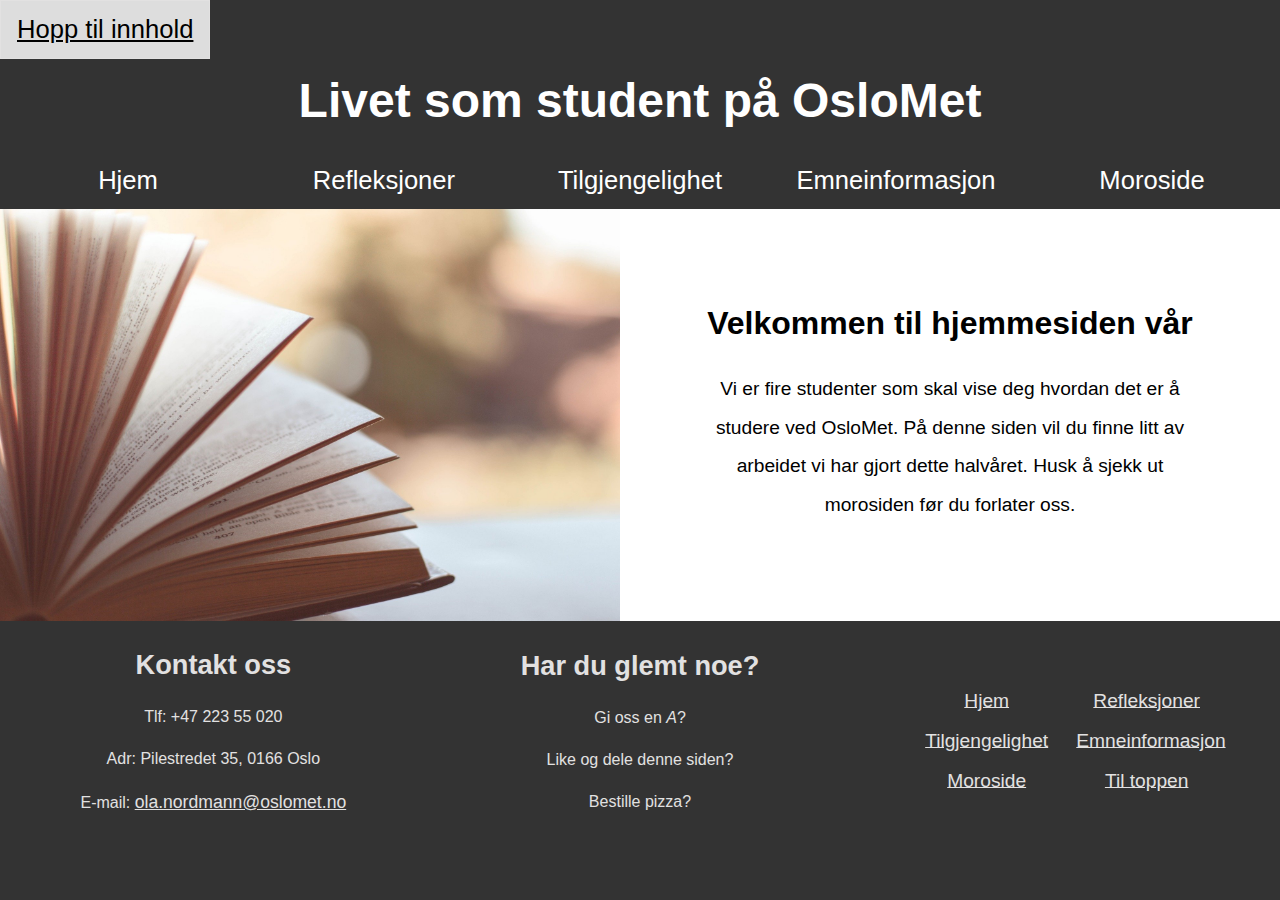
<file: index.html>
<!DOCTYPE html>
<html lang="no">
<head>
    <meta charset="UTF-8">
    <meta http-equiv="X-UA-Compatible" content="IE=edge">
    <meta name="viewport" content="width=device-width, initial-scale=1.0">
    <title>Index</title>
    <link rel="stylesheet" href="style.css">
    <link rel="stylesheet" href="https://cdnjs.cloudflare.com/ajax/libs/font-awesome/4.7.0/css/font-awesome.min.css">
    <script src="script.js"></script>
</head>
<body>
    <header id="top">
        <div class="headerContainer">
            <a class="skipToMain" href="#main">Hopp til innhold</a>
            <!-- Mobil nedtrykksmeny: https://www.w3schools.com/howto/howto_js_mobile_navbar.asp kode hentet som inspirasjon og endret og forstått iforhold til vår kode --> 
            <a title="åpne hovedmeny" href="javascript:void(0);" class="icon" onclick="myFunction()">
            <i class="fa fa-bars"></i></a>
            <h1>Livet som student på OsloMet</h1>
            <div id="myLinks">
                <a href="index.html">Hjem</a>
                <a href="refleksjoner.html">Refleksjoner</a>
                <a href="tilgjengelighet.html">Tilgjengelighet</a>
                <a href="emneinformasjon.html">Emneinformasjon</a>
                <a href="moroside.html">Moroside</a>
            </div>
        </div>
    </header>
    <main id="main">
        <div class="mainContainer">
            <div class="pictureBox">
                <img src="bilder/bok321.jpg" alt="Bilde av en åpen bok fra siden">
            </div>
            <div class="textBox">
                <h2>Velkommen til hjemmesiden vår</h2>   
                <p id="frontPageText"> Vi er fire studenter som skal vise deg hvordan det er å studere ved OsloMet. 
                    På denne siden vil du finne litt av arbeidet vi har gjort dette halvåret.
                    Husk å sjekk ut morosiden før du forlater oss. 
                </p>
            </div>
        </div>
    </main>
    <footer id="footer"> 
        <div class="footerContainer">
            <div class="footerBox1">
                <h3>Kontakt oss</h3>
                <ul>
                    <li>Tlf: +47 223 55 020</li>
                    <li>Adr: Pilestredet 35, 0166 Oslo</li>
                    <li>E-mail: <a href="mailto:ola.nordmann@oslomet.no">ola.nordmann@oslomet.no</a></li>
                </ul>
            </div>
            <div class="footerBox2">
                <h3>Har du glemt noe?</h3>
                <ul>
                    <li>Gi oss en <em>A</em>?</li>
                    <li>Like og dele denne siden?</li>
                    <li>Bestille pizza?</li>
                </ul>
            </div>
            <div class="footerBox3">
                <div class="sc--1"><a href="index.html">Hjem</a></div>
                <div class="sc--2"><a href="refleksjoner.html">Refleksjoner</a></div>
                <div class="sc--3"><a href="tilgjengelighet.html">Tilgjengelighet</a></div>
                <div class="sc--4"><a href="emneinformasjon.html">Emneinformasjon</a></div>
                <div class="sc--5"><a href="moroside.html">Moroside</a></div>
                <div class="sc--6"><a href="#top">Til toppen</a></div>
            </div>
        </div>
    </footer>
</body>
</html>
</file>
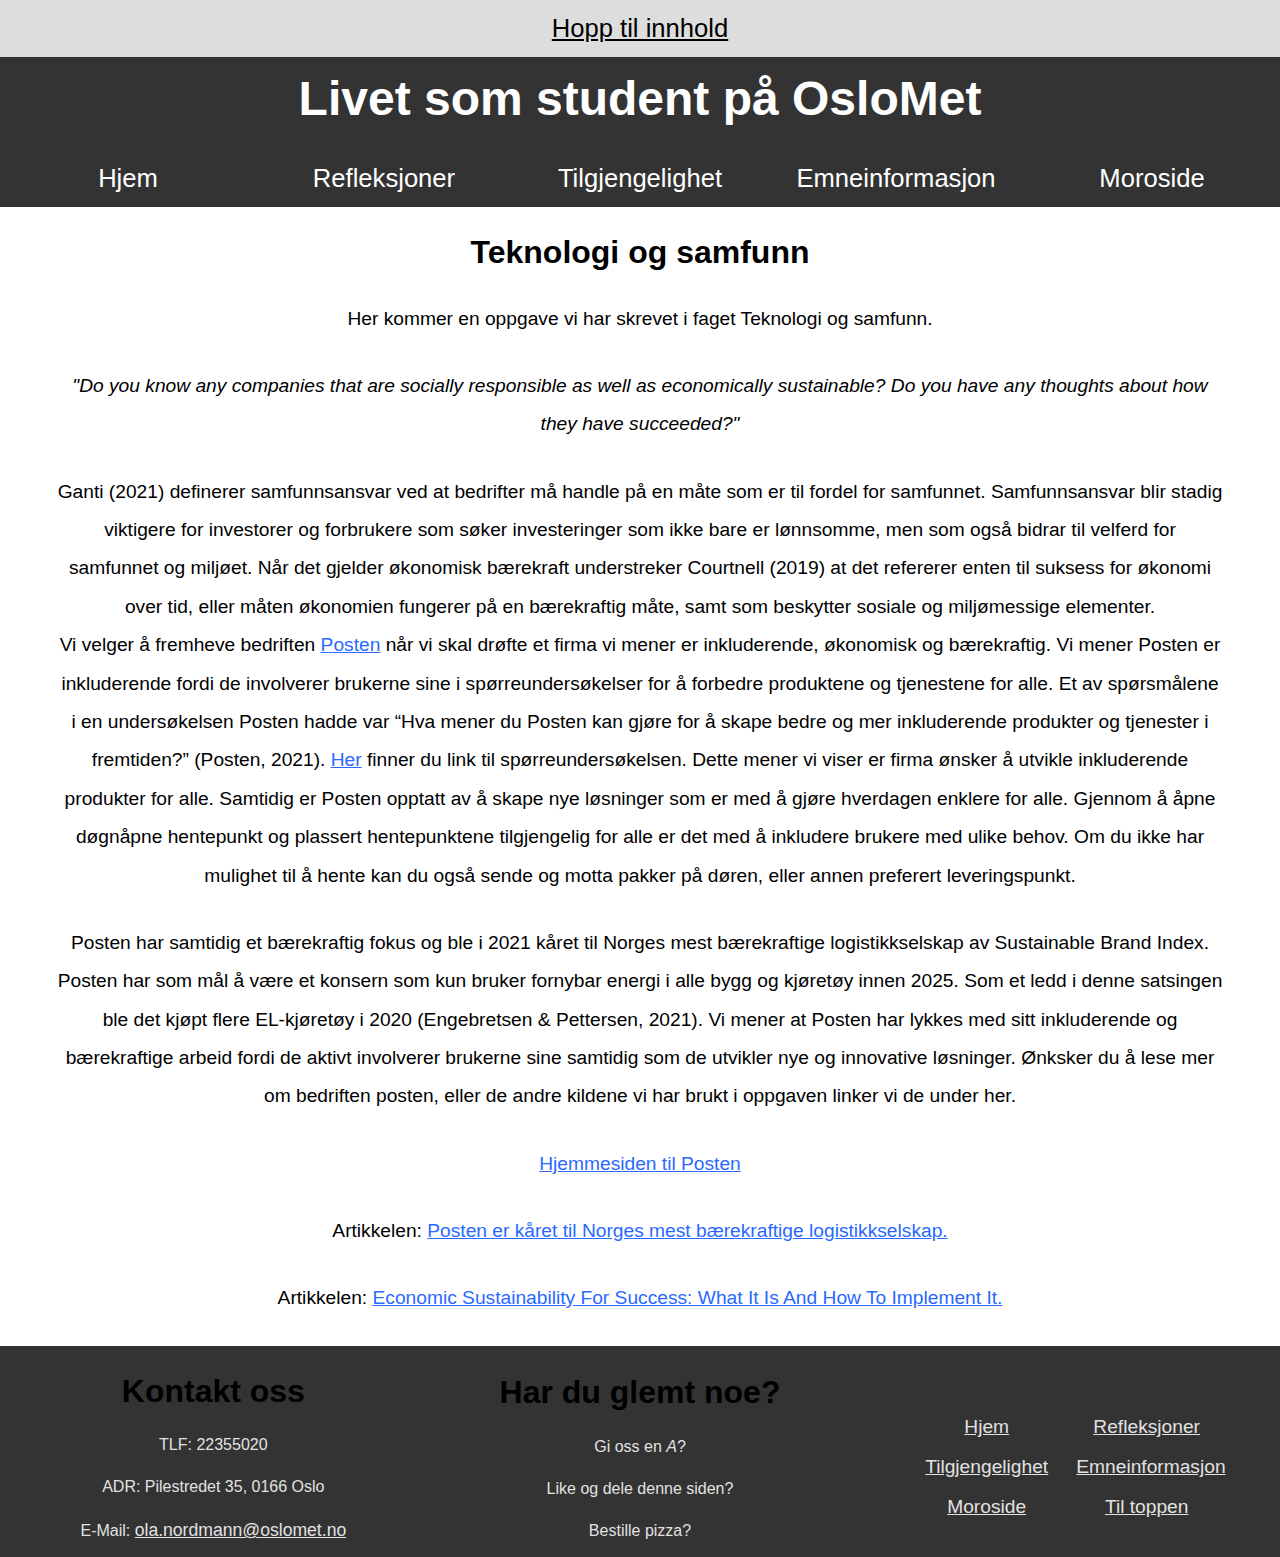
<file: informasjon.html>
<!DOCTYPE html>
<html lang="no">
<head>
    <meta charset="UTF-8">
    <meta http-equiv="X-UA-Compatible" content="IE=edge">
    <meta name="viewport" content="width=device-width, initial-scale=1.0">
    <title>Emneinformasjon</title>
    <link rel="stylesheet" href="style.css">
    <link rel="stylesheet" href="https://cdnjs.cloudflare.com/ajax/libs/font-awesome/4.7.0/css/font-awesome.min.css">
</head>
<body>
    <header id="top">
        <div class="headerContainer">
            <a class="hoppKnapp" href="#main">Hopp til innhold</a>
            <a title="åpne hovedmeny" href="javascript:void(0);" class="icon" onclick="myFunction()">
                <i class="fa fa-bars"></i></a>
            <h1>Livet som student på OsloMet</h1>
            <div id="myLinks">
                <a href="index.html">Hjem</a>
                <a href="refleksjoner.html">Refleksjoner</a>
                <a href="tilgjengelighet.html">Tilgjengelighet</a>
                <a href="informasjon.html">Emneinformasjon</a>
                <a href="moroside.html">Moroside</a>
            </div>
        </div>
    </header>
    <main id="main">
        <div class="mainContainer">
            <div class="tekstboks">
                <h2>
                    Teknologi og samfunn
                </h2>
                <p> 
                    Her kommer en oppgave vi har skrevet i faget Teknologi og samfunn.
                </p>
                <p> <em>"Do you know any companies that are socially responsible as well as economically sustainable?
                        Do you have any thoughts about how they have succeeded?"</em>
                </p>
                <p> Ganti (2021) definerer samfunnsansvar ved at bedrifter må handle på en måte som er til fordel for samfunnet. 
                    Samfunnsansvar blir stadig viktigere for investorer og forbrukere som søker investeringer som ikke bare er lønnsomme, men som også bidrar til
                    velferd for samfunnet og miljøet. 
                    Når det gjelder økonomisk bærekraft understreker Courtnell (2019) at det refererer enten til suksess for økonomi over tid,
                    eller måten økonomien fungerer på en bærekraftig måte, samt som beskytter sosiale og miljømessige elementer. <br>
                    Vi velger å fremheve bedriften <a href="https://www.posten.no" title= "Hjemmesiden til Posten"> Posten</a> 
                    når vi skal drøfte et firma vi mener er inkluderende, økonomisk og bærekraftig.
                    Vi mener Posten er inkluderende fordi de involverer brukerne sine i spørreundersøkelser for å forbedre produktene og tjenestene for alle.
                    Et av spørsmålene i en undersøkelsen Posten hadde var “Hva mener du Posten kan gjøre for å skape bedre og mer inkluderende produkter og tjenester i fremtiden?” 
                    (Posten, 2021). <a href="https://no.surveymonkey.com/r/NQRN8WY?fbclid=IwAR3pgUSfEyMuyM61O18dJkMU7sWZaXissStrPTi9KP85R4pp-yA4tt1b588" title= "spørreundersøkelsen til posten om inkluderende tjenste"> Her</a> 
                    finner du link til spørreundersøkelsen. 
                    Dette mener vi viser er firma ønsker å utvikle inkluderende produkter for alle. Samtidig er Posten opptatt av  å skape nye løsninger som er med å gjøre hverdagen
                    enklere for alle. Gjennom å åpne døgnåpne hentepunkt og plassert hentepunktene tilgjengelig for alle er det med å inkludere brukere med ulike behov.
                    Om du ikke har mulighet til å hente kan du også sende og motta pakker på døren, eller annen preferert leveringspunkt.
                </p>                                               
                <p> Posten har samtidig et bærekraftig fokus og ble i 2021 kåret til Norges mest bærekraftige logistikkselskap av Sustainable Brand Index. Posten har som mål å være et konsern som kun bruker fornybar energi i alle bygg og kjøretøy innen 2025. Som et ledd i denne satsingen ble det kjøpt flere EL-kjøretøy i 2020 (Engebretsen & Pettersen, 2021). 
                    Vi mener at Posten har lykkes med sitt inkluderende og bærekraftige arbeid fordi de aktivt involverer brukerne sine samtidig som de utvikler nye og innovative løsninger. 
                    Ønksker du å lese mer om bedriften posten, eller de andre kildene vi har brukt i oppgaven linker vi de under her. 
                </p>
                <p><a href="https://www.posten.no" title= "Hjemmesiden til Posten"> Hjemmesiden til Posten</a> </p>
                <p>Artikkelen: <a href=https://www.posten.no/enklere-hverdag/posten-karet-til-norges-mest-baerekraftige-logistikkselskap title= "Artikkelen: Posten kåret til Norges mest bærekraftige logistikkselskap."> Posten er kåret til Norges mest bærekraftige logistikkselskap. </a></p>  
                <p>Artikkelen: <a href= https://www.process.st/economic-sustainability/ title= "Article Economic Sustainability For Success: What It Is And How To Implement It" > Economic Sustainability For Success: What It Is And How To Implement It. </a> </p>
            </div>
        </div>
    </main>
<script>
    function myFunction() {
      var x = document.getElementById("myLinks");
      if (x.style.display === "block") {
        x.style.display = "none";
      } else {
        x.style.display = "block";
      }
    }
    </script>
        <footer id="footer"> 
            <div class="footerContainer">
                <div class="footerBox1">
                    <h2>Kontakt oss</h2>
                    <ul>
                        <li>TLF: 22355020</li>
                        <li>ADR: Pilestredet 35, 0166 Oslo</li>
                        <li>E-Mail: <a href="h.j@omet.no"> ola.nordmann@oslomet.no</a></li>
                    </ul>
                </div>
                <div class="footerBox2">
                    <h2>Har du glemt noe?</h2>
                    <ul>
                        <li>Gi oss en <em>A</em>?</li>
                        <li>Like og dele denne siden?</li>
                        <li>Bestille pizza?</li>
                    </ul>
                </div>
                <div class="footerBox3">
                    <div class="sc--1"><a href="index.html">Hjem</a></div>
                    <div class="sc--2"><a href="refleksjoner.html">Refleksjoner</a></div>
                    <div class="sc--3"><a href="tilgjengelighet.html">Tilgjengelighet</a></div>
                    <div class="sc--4"><a href="informasjon.html">Emneinformasjon</a></div>
                    <div class="sc--5"><a href="moroside.html">Moroside</a></div>
                    <div class="sc--6"><a href="#Top">Til toppen</a></div>
                </div>
            </div>
        </footer>
    </body>
</html>
</file>
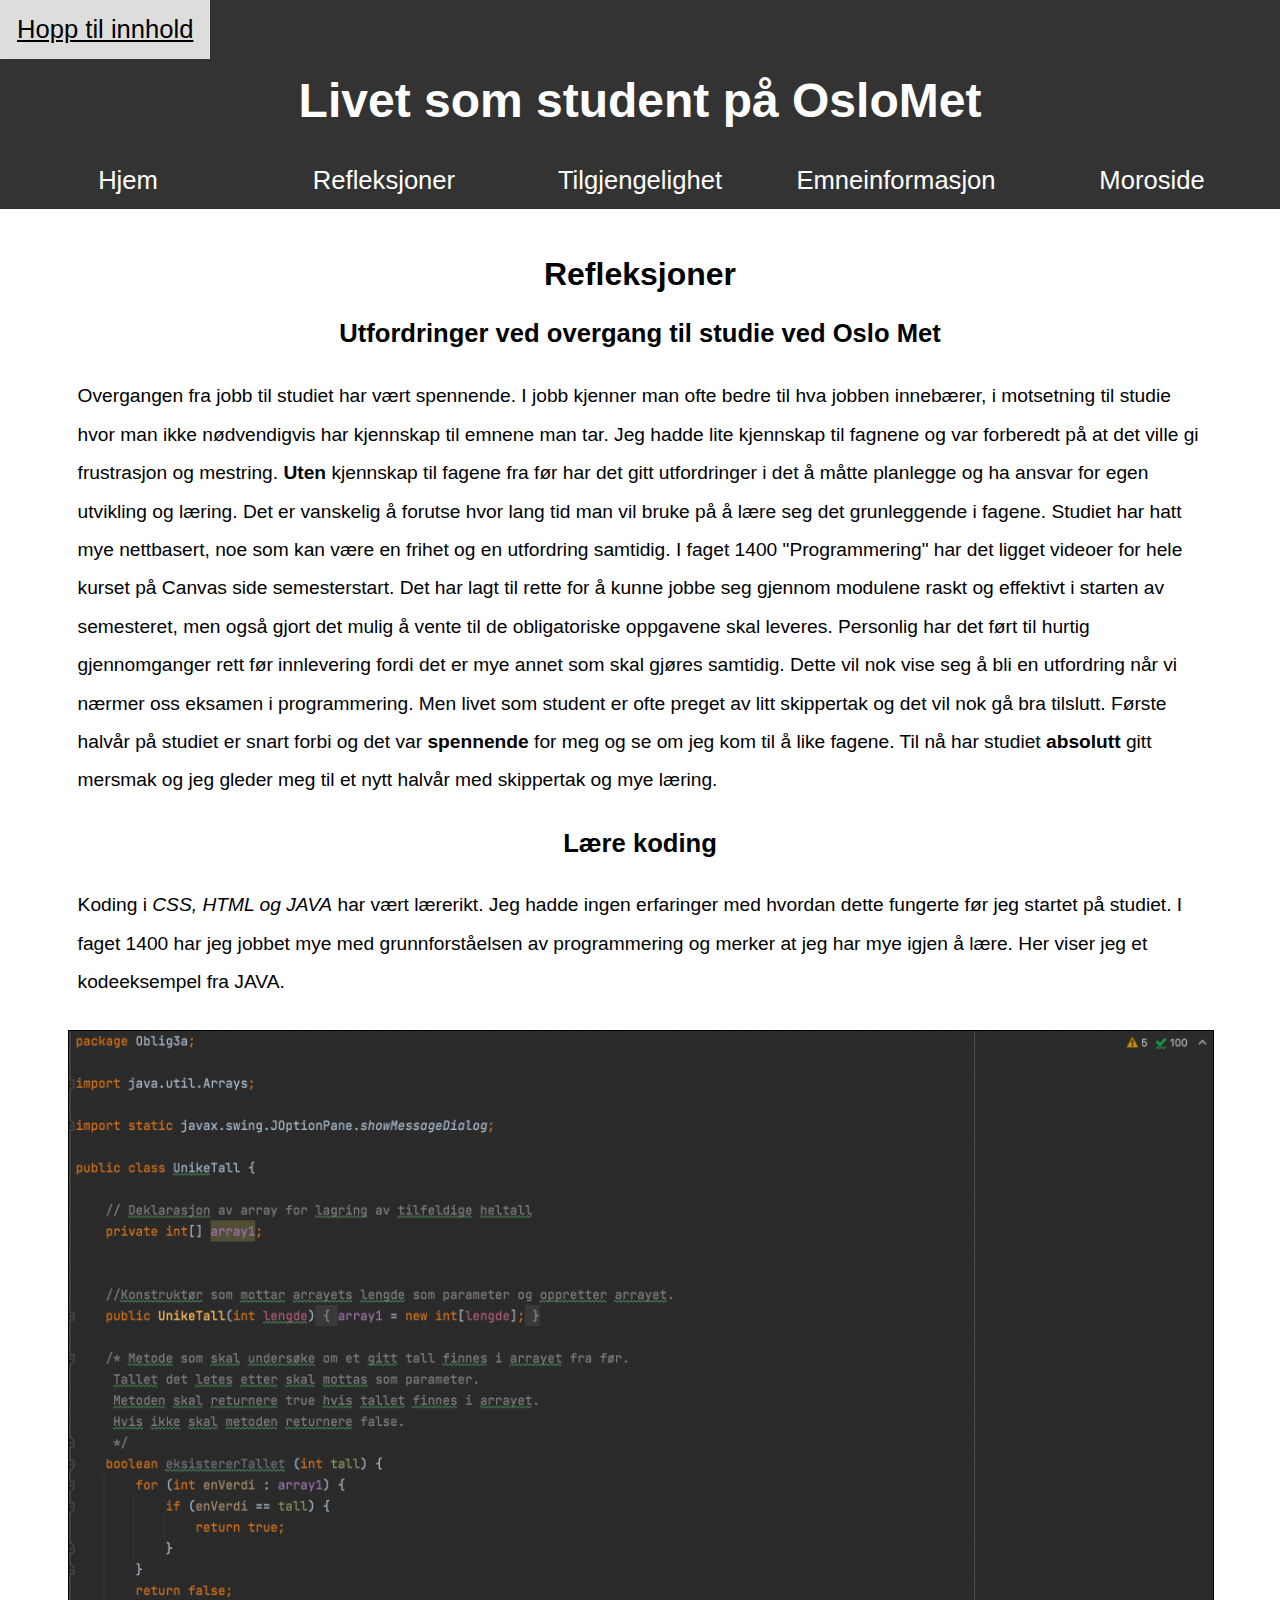
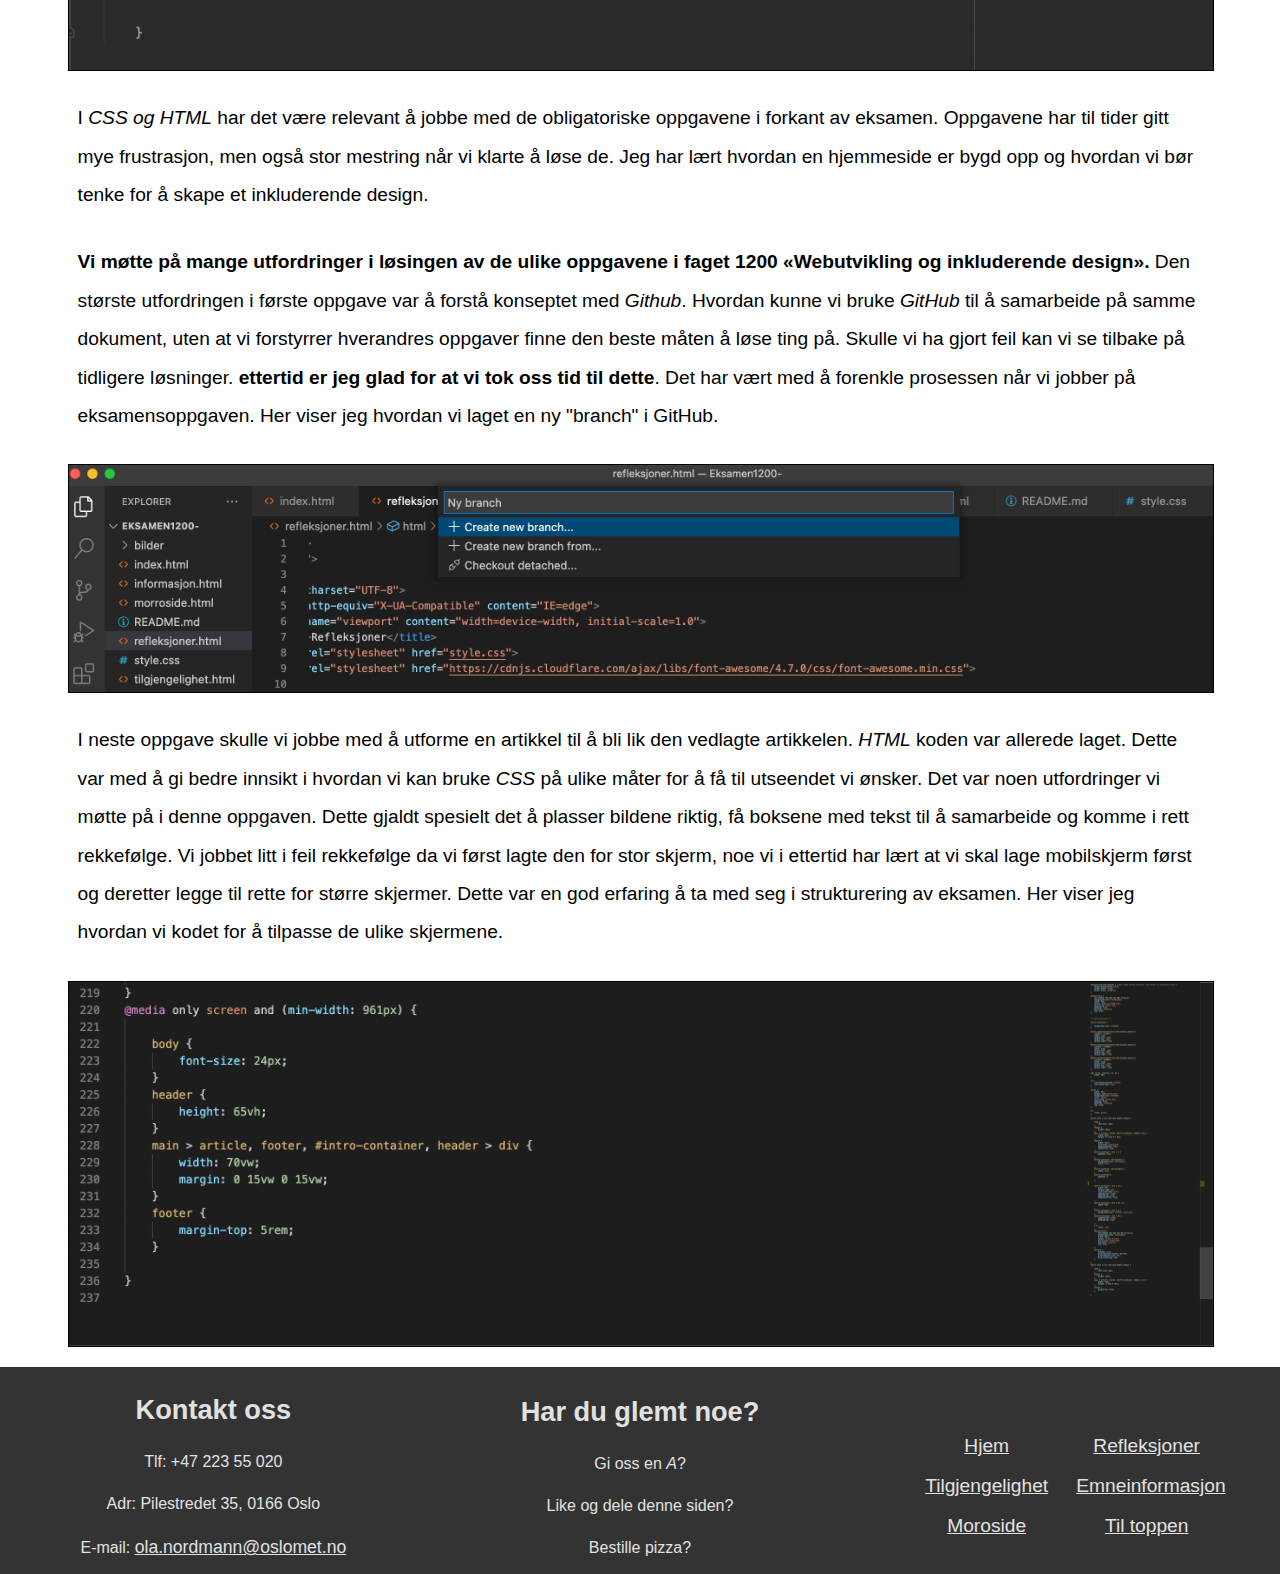
<file: refleksjoner.html>
<!DOCTYPE html>
<html lang="no">
    <head>
        <meta charset="UTF-8">
        <meta http-equiv="X-UA-Compatible" content="IE=edge">
        <meta name="viewport" content="width=device-width, initial-scale=1.0">
        <title>Refleksjoner</title>
        <link rel="stylesheet" href="style.css">
        <link rel="stylesheet" href="https://cdnjs.cloudflare.com/ajax/libs/font-awesome/4.7.0/css/font-awesome.min.css">
        <script src="script.js"></script>
    </head>
    <body>
        <header id="top">
            <div class="headerContainer">
                <a class="skipToMain" href="#main">Hopp til innhold</a>
                <a title="åpne hovedmeny" href="javascript:void(0);" class="icon" onclick="myFunction()">
                    <i class="fa fa-bars"></i></a>
                <h1>Livet som student på OsloMet</h1>
                <div id="myLinks">
                    <a href="index.html">Hjem</a>
                    <a href="refleksjoner.html">Refleksjoner</a>
                    <a href="tilgjengelighet.html">Tilgjengelighet</a>
                    <a href="emneinformasjon.html">Emneinformasjon</a>
                    <a href="moroside.html">Moroside</a>
                </div>
            </div>
    </header>
        <main id="main">
            <div class="textBox">
                <h2>Refleksjoner</h2>
                <h3>Utfordringer ved overgang til studie ved Oslo Met</h3>
                <p> Overgangen fra jobb til studiet har vært spennende. I jobb kjenner man ofte bedre til hva jobben innebærer,
                    i motsetning til studie hvor man ikke nødvendigvis har kjennskap til emnene man tar. 
                    Jeg hadde lite kjennskap til fagnene og var forberedt på at det ville gi frustrasjon og mestring. 
                    <strong>Uten</strong> kjennskap til fagene fra før har det gitt utfordringer i det å måtte planlegge og ha ansvar for egen utvikling og læring. Det er vanskelig å forutse hvor lang tid man vil bruke på å lære seg det grunleggende i fagene.  
                    Studiet har hatt mye nettbasert, noe som kan være en frihet og en utfordring samtidig.  I faget 1400 "Programmering" har det ligget videoer for hele kurset på Canvas side semesterstart.   
                    Det har lagt til rette for å kunne jobbe seg gjennom modulene raskt og effektivt i starten av semesteret, men også gjort det mulig å vente til de obligatoriske oppgavene skal leveres. 
                    Personlig har det ført til hurtig gjennomganger rett før innlevering fordi det er mye annet som skal gjøres samtidig. 
                    Dette vil nok vise seg å bli en utfordring når vi nærmer oss eksamen i programmering. Men livet som student er ofte preget av litt skippertak og det vil nok gå bra tilslutt. 
                    Første halvår på studiet er snart forbi og det var <strong>spennende</strong> for meg og se om jeg kom til å like fagene. 
                    Til nå har studiet <strong>absolutt</strong> gitt mersmak og jeg gleder meg til et nytt halvår med skippertak og mye læring.                     
                    </p>
                <h3>Lære koding</h3>
                <p>Koding i <em>CSS, HTML og JAVA</em> har vært lærerikt. Jeg hadde ingen erfaringer med hvordan dette fungerte før jeg startet på studiet. 
                    I faget 1400 har jeg jobbet mye med grunnforståelsen av programmering og merker at jeg har mye igjen å lære. 
                    Her viser jeg et kodeeksempel fra JAVA. 
                </p>
                <div class="pictureBox">
                    <img src="bilder/JAVA.png" alt="Skjermbilde av et kodeeksempel i JAVA, fra programmet IntelliJ.">
                </div>
                    <p> I <em>CSS og HTML</em> har det være relevant å jobbe med de obligatoriske oppgavene i forkant av eksamen. 
                    Oppgavene har til tider gitt mye frustrasjon, men også stor mestring når vi klarte å løse de. 
                    Jeg har lært hvordan en hjemmeside er bygd opp og hvordan vi bør tenke for å skape et inkluderende design. 
                </p> 
                <p> <strong>Vi møtte på mange utfordringer i løsingen av de ulike oppgavene i faget 1200 «Webutvikling og inkluderende design».</strong>
                    Den største utfordringen i første oppgave var å forstå konseptet med <em>Github</em>. 
                    Hvordan kunne vi bruke <em>GitHub</em> til å samarbeide på samme dokument, uten at vi forstyrrer hverandres oppgaver finne den beste måten å løse ting på. 
                    Skulle vi ha gjort feil kan vi se tilbake på tidligere løsninger.
                    <strong>ettertid er jeg glad for at vi tok oss tid til dette</strong>. Det har vært med å forenkle prosessen når vi jobber på eksamensoppgaven. 
                    Her viser jeg hvordan vi laget en ny "branch" i GitHub. 
                </p>
                <div class="pictureBox">
                    <img src="bilder/Nybranch.png" alt="Skjermbilde av hvordan jeg lager en ny branch i VisualStudioCode som samarbeider med GitHub.">  
                </div>
                    <p> I neste oppgave skulle vi jobbe med å utforme en artikkel til å bli lik den vedlagte artikkelen. <em>HTML</em> koden var allerede laget. 
                        Dette var med å gi bedre innsikt i hvordan vi kan bruke <em>CSS</em> på ulike måter for å få til utseendet vi ønsker. 
                        Det var noen utfordringer vi møtte på i denne oppgaven. Dette gjaldt spesielt det å plasser bildene riktig, få boksene med tekst til å samarbeide og komme i rett rekkefølge. 
                        Vi jobbet litt i feil rekkefølge da vi først lagte den for stor skjerm, noe vi i ettertid har lært at vi skal lage mobilskjerm først og deretter legge til rette for større skjermer. 
                        Dette var en god erfaring å ta med seg i strukturering av eksamen. 
                        Her viser jeg hvordan vi kodet for å tilpasse de ulike skjermene.  
                    </p>
                <div class="pictureBox">
                    <img src= "bilder/media.png" alt="Skjermbilde av hvordan vi programmerte CSS i VisualStudioCode for å lage nettside til ulike skjermer."> 
                </div>
                </div>    
        </main> 
        <footer id="footer"> 
            <div class="footerContainer">
                <div class="footerBox1">
                    <h3>Kontakt oss</h3>
                    <ul>
                        <li>Tlf: +47 223 55 020</li>
                    <li>Adr: Pilestredet 35, 0166 Oslo</li>
                        <li>E-mail: <a href="mailto:ola.nordmann@oslomet.no">ola.nordmann@oslomet.no</a></li>
                    </ul>
                </div>
                <div class="footerBox2">
                    <h3>Har du glemt noe?</h3>
                    <ul>
                        <li>Gi oss en <em>A</em>?</li>
                        <li>Like og dele denne siden?</li>
                        <li>Bestille pizza?</li>
                    </ul>
                </div>
                <div class="footerBox3">
                    <div class="sc--1"><a href="index.html">Hjem</a></div>
                    <div class="sc--2"><a href="refleksjoner.html">Refleksjoner</a></div>
                    <div class="sc--3"><a href="tilgjengelighet.html">Tilgjengelighet</a></div>
                    <div class="sc--4"><a href="emneinformasjon.html">Emneinformasjon</a></div>
                    <div class="sc--5"><a href="moroside.html">Moroside</a></div>
                    <div class="sc--6"><a href="#top">Til toppen</a></div>
                </div>
            </div>
        </footer>
    </body>
</html>
</file>
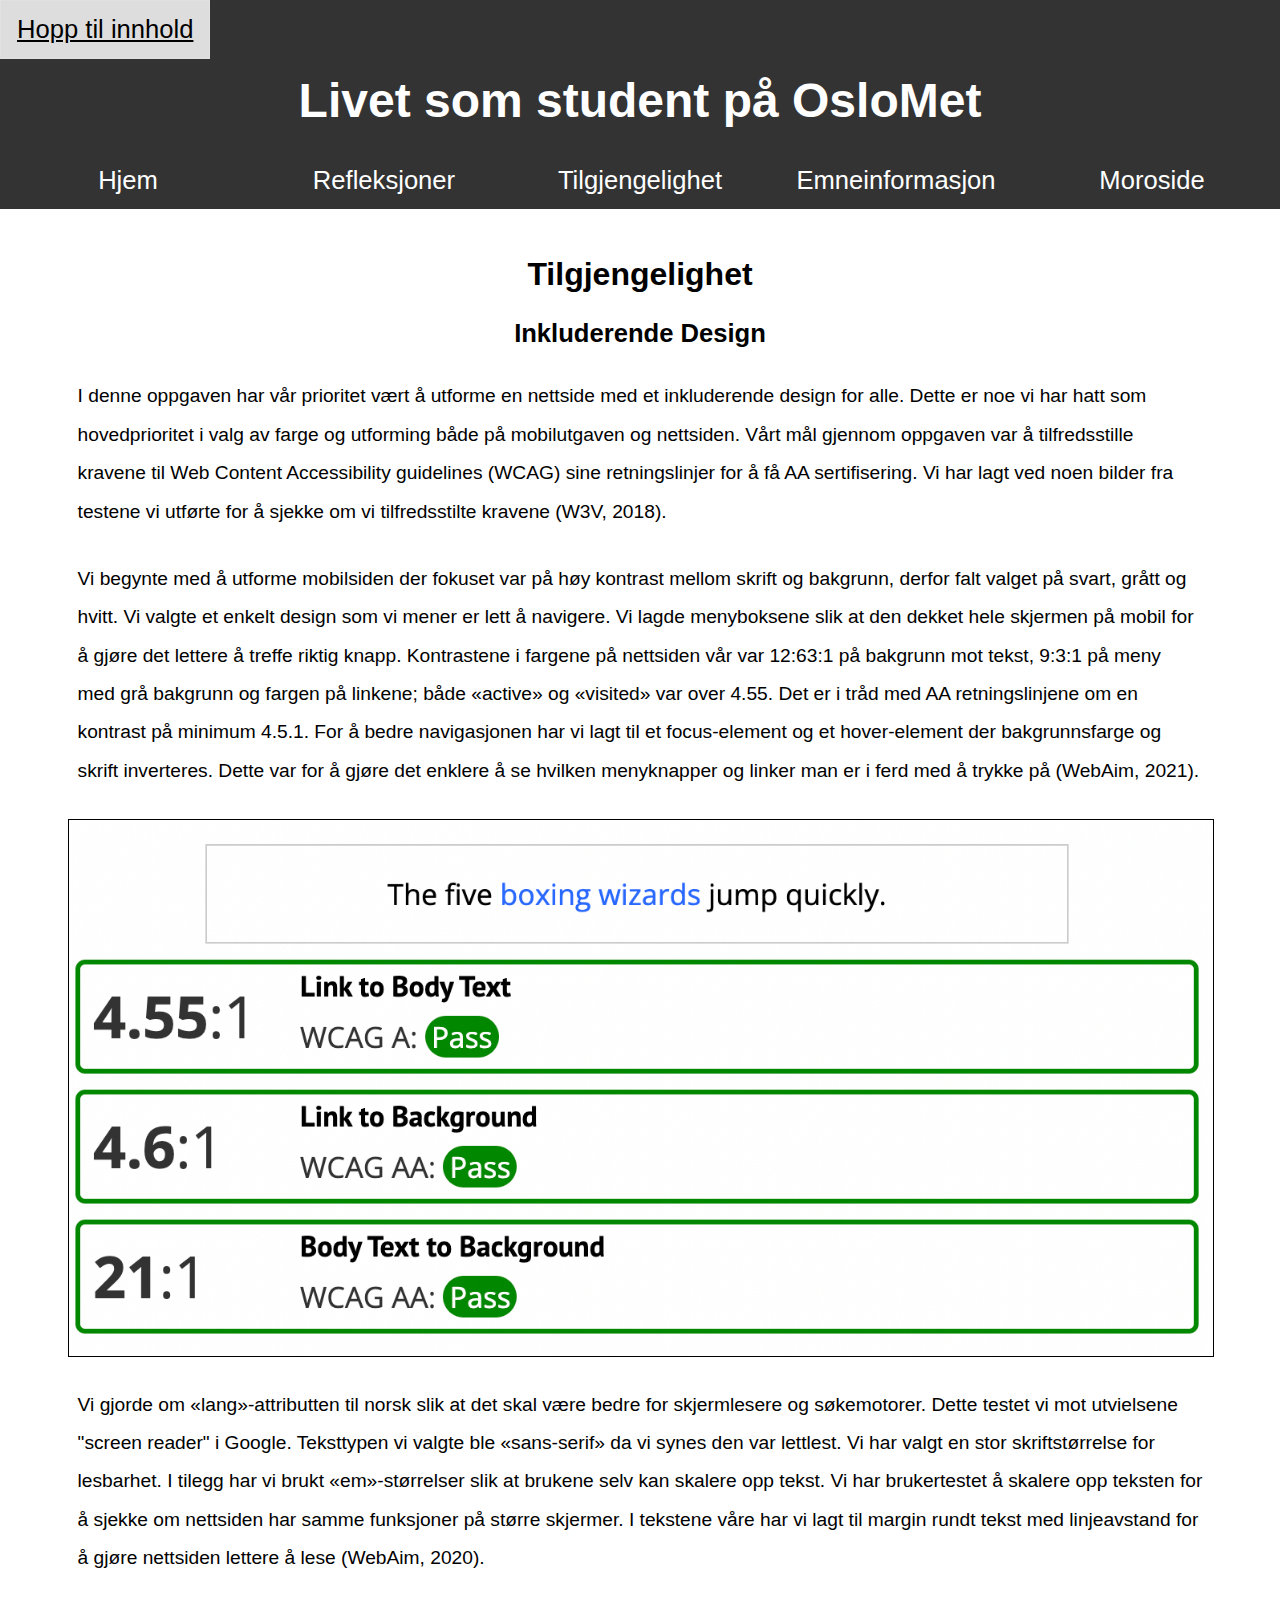
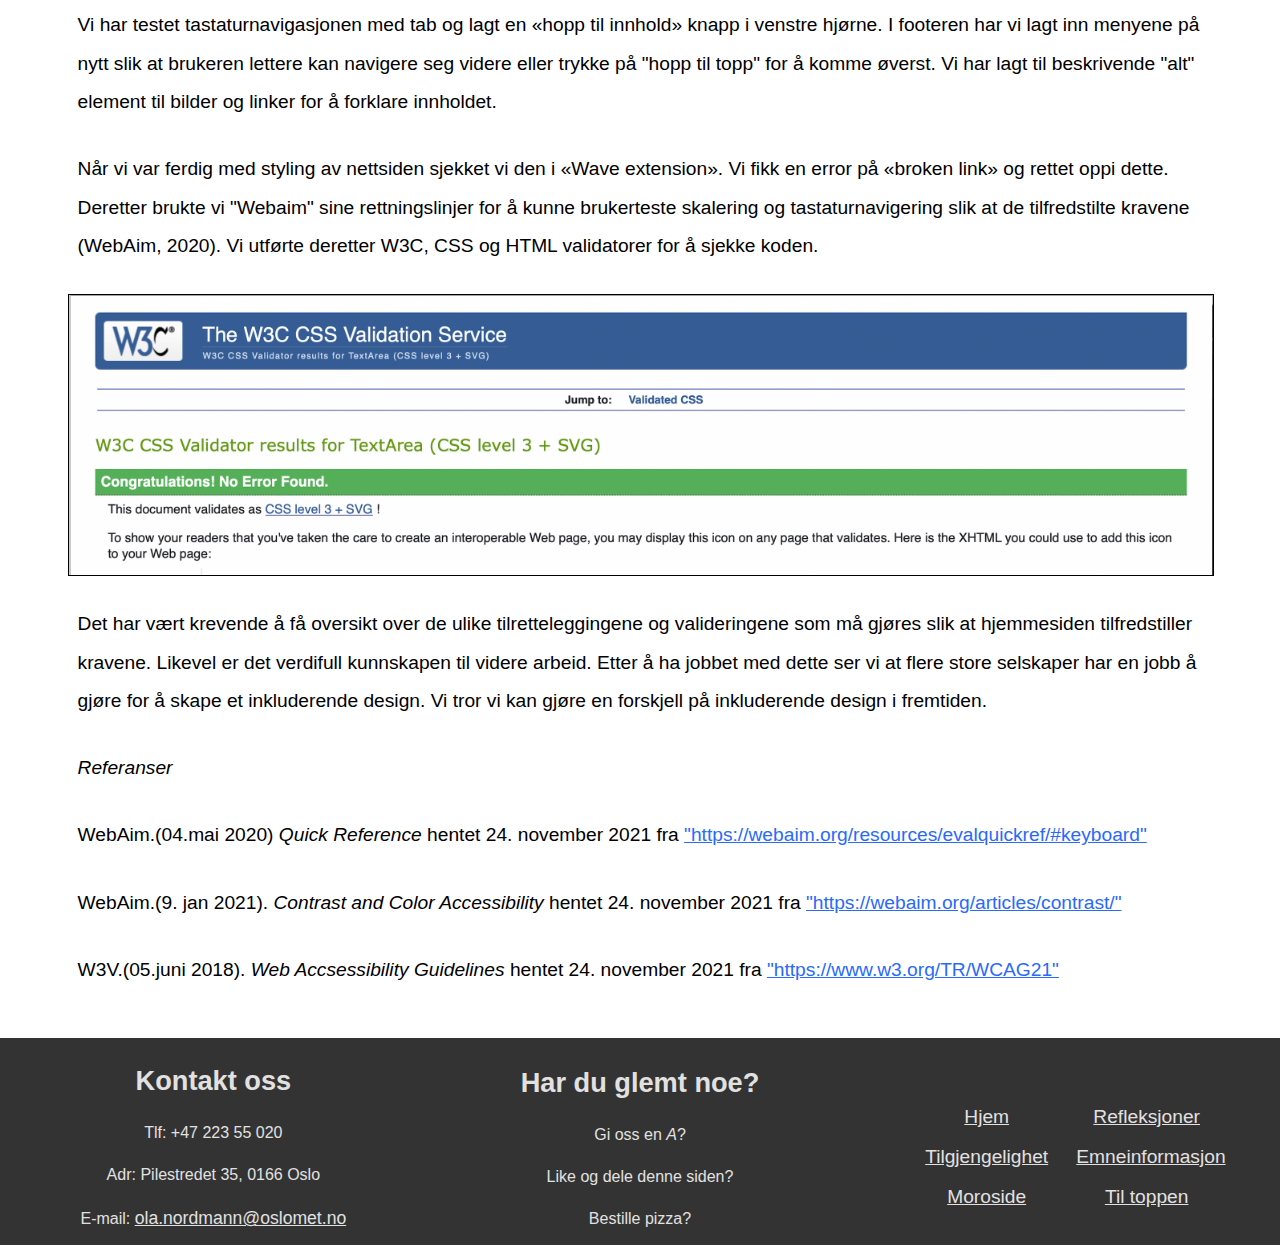
<file: tilgjengelighet.html>
<!DOCTYPE html>
<html lang="no">
    <head>
        <meta charset="UTF-8">
        <meta http-equiv="X-UA-Compatible" content="IE=edge">
        <meta name="viewport" content="width=device-width, initial-scale=1.0">
        <title>Tilgjengelighet</title>
        <link rel="stylesheet" href="style.css">
        <link rel="stylesheet" href="https://cdnjs.cloudflare.com/ajax/libs/font-awesome/4.7.0/css/font-awesome.min.css">
        <script src="script.js"></script>
    </head>
    <body>
        <header id="top">
            <div class="headerContainer">
                <a class="skipToMain" href="#main">Hopp til innhold</a>
                <a title="åpne hovedmeny" href="javascript:void(0);" class="icon" onclick="myFunction()">
                    <i class="fa fa-bars"></i></a>
                <h1>Livet som student på OsloMet</h1>
                <div id="myLinks">
                    <a href="index.html">Hjem</a>
                    <a href="refleksjoner.html">Refleksjoner</a>
                    <a href="tilgjengelighet.html">Tilgjengelighet</a>
                    <a href="emneinformasjon.html">Emneinformasjon</a>
                    <a href="moroside.html">Moroside</a>
                </div>
            </div>
        </header>
        <main id="main">
            <div class="mainContainer">
                <div class="textBox">
                    <h2>Tilgjengelighet</h2>
                    <h3>Inkluderende Design</h3>
                    <p> I denne oppgaven har vår prioritet vært å utforme en nettside med et inkluderende design for alle. 
                        Dette er noe vi har hatt som hovedprioritet i valg av farge og utforming både på mobilutgaven og nettsiden. 
                        Vårt mål gjennom oppgaven var å tilfredsstille kravene til Web Content Accessibility guidelines (WCAG) sine retningslinjer for å få AA sertifisering.  
                        Vi har lagt ved noen bilder fra testene vi utførte for å sjekke om vi tilfredsstilte kravene (W3V, 2018).
                    </p> 
                    <p> Vi begynte med å utforme mobilsiden der fokuset var på høy kontrast mellom skrift og bakgrunn, derfor falt valget på svart, grått og hvitt. 
                        Vi valgte et enkelt design som vi mener er lett å navigere. Vi lagde menyboksene slik at den dekket hele skjermen på mobil for å gjøre det lettere å treffe riktig knapp. 
                        Kontrastene i fargene på nettsiden vår var 12:63:1 på bakgrunn mot tekst, 9:3:1 på meny med grå bakgrunn og fargen på linkene; både «active» og «visited» var over 4.55.  
                        Det er i tråd med AA retningslinjene om en kontrast på minimum 4.5.1. For å bedre navigasjonen har vi lagt til et focus-element og et hover-element der bakgrunnsfarge og skrift inverteres. 
                        Dette var for å gjøre det enklere å se hvilken menyknapper og linker man er i ferd med å trykke på (WebAim, 2021).    
                    </p>
                    <div class="pictureBox">
                        <img src="bilder/kontrastlink11.jpg" alt= "Bilde av en validering av kontraster med fargen blå, svart og hvit."> 
                    </div>
                    <p> Vi gjorde om «lang»-attributten til norsk slik at det skal være bedre for skjermlesere og søkemotorer. Dette testet vi mot utvielsene "screen reader" i Google.  
                        Teksttypen vi valgte ble «sans-serif» da vi synes den var lettlest. Vi har valgt en stor skriftstørrelse for lesbarhet. I tilegg har vi brukt «em»-størrelser slik at brukene selv kan skalere opp tekst. 
                        Vi har brukertestet å skalere opp teksten for å sjekke om nettsiden har samme funksjoner på større skjermer. I tekstene våre har vi lagt til margin rundt tekst med linjeavstand for å gjøre nettsiden lettere å lese (WebAim, 2020).     
                    </p>
                    <p> Vi har testet tastaturnavigasjonen med tab og lagt en «hopp til innhold» knapp i venstre hjørne. I footeren har vi lagt inn menyene på nytt slik at brukeren lettere kan navigere seg videre eller trykke på "hopp til topp" for å komme øverst. 
                        Vi har lagt til beskrivende "alt" element til bilder og linker for å forklare innholdet.  
                    </p>
                    <p> Når vi var ferdig med styling av nettsiden sjekket vi den i «Wave extension». Vi fikk en error på «broken link» og rettet oppi dette. Deretter brukte vi "Webaim" sine rettningslinjer for å kunne brukerteste skalering og tastaturnavigering
                         slik at de tilfredstilte kravene (WebAim, 2020). Vi utførte deretter W3C, CSS og HTML validatorer for å sjekke koden. 
                    </p>
                    <div class="pictureBox">
                        <img src="bilder/cssvalidator1.jpg" alt= "Testing av koden i CSS på hjemmesiden www.W3c.org ">
                    </div>    
                    <p> Det har vært krevende å få oversikt over de ulike tilretteleggingene og valideringene som må gjøres slik at hjemmesiden tilfredstiller kravene.
                        Likevel er det verdifull kunnskapen til videre arbeid. Etter å ha jobbet med dette ser vi at flere store selskaper har en jobb å gjøre for å skape et inkluderende design. 
                        Vi tror vi kan gjøre en forskjell på inkluderende design i fremtiden. 
                    </p>                    
                    <p> <em>Referanser</em>
                        <p>WebAim.(04.mai 2020) <em>Quick Reference</em> hentet 24. november 2021 fra <a href="https://webaim.org/resources/evalquickref/#keyboard" title= "Quick Reference">"https://webaim.org/resources/evalquickref/#keyboard"</a></p>
                        <p>WebAim.(9. jan 2021). <em> Contrast and Color Accessibility</em> hentet 24. november 2021 fra <a href="https://webaim.org/articles/contrast/" title="Contrast and Color Accessibility">"https://webaim.org/articles/contrast/"</a></p>
                        <p>W3V.(05.juni 2018). <em>Web Accsessibility Guidelines</em> hentet 24. november 2021 fra <a href= "https://www.w3.org/TR/WCAG21/" title="Web Accsessibility Guidelines">"https://www.w3.org/TR/WCAG21"</a></p>
                    </p>
                </div>
            </div>
        </main>
        <footer id="footer"> 
            <div class="footerContainer">
                <div class="footerBox1">
                    <h3>Kontakt oss</h3>
                    <ul>
                        <li>Tlf: +47 223 55 020</li>
                        <li>Adr: Pilestredet 35, 0166 Oslo</li>
                        <li>E-mail: <a href="mailto:ola.nordmann@oslomet.no">ola.nordmann@oslomet.no</a></li>
                    </ul>
                </div>
                <div class="footerBox2">
                    <h3>Har du glemt noe?</h3>
                    <ul>
                        <li>Gi oss en <em>A</em>?</li>
                        <li>Like og dele denne siden?</li>
                        <li>Bestille pizza?</li>
                    </ul>
                </div>
                <div class="footerBox3">
                    <div class="sc--1"><a href="index.html">Hjem</a></div>
                    <div class="sc--2"><a href="refleksjoner.html">Refleksjoner</a></div>
                    <div class="sc--3"><a href="tilgjengelighet.html">Tilgjengelighet</a></div>
                    <div class="sc--4"><a href="emneinformasjon.html">Emneinformasjon</a></div>
                    <div class="sc--5"><a href="moroside.html">Moroside</a></div>
                    <div class="sc--6"><a href="#top">Til toppen</a></div>
                </div>
            </div>
        </footer>
    </body>
</html>
</file>
<file: style.css>
/* General */
html {
  background-color: #333;
  text-align: center;
  font-family: Arial, Helvetica, sans-serif;
  font-size: 1em;
}
body {
  margin: 0;
}
h1 {
  font-size: 3em;
  color: #ffffff;
  margin-top: 0.3em;
  margin-bottom: 0.5em;
}
h2 {
  font-size: 2em;
}
h3 {
  font-size: 1.6em;
}
p {
  line-height: 2.0em;
  margin: 1.5em 3em 1.5em 3em;
  font-size: 1.2em;
}
a {
  color: #2969ff;
}
a:visited {
  color: #E42121
}
a:hover{
  color: #E42121;
  background-color: rgb(226, 225, 225);
}
/* Header */
.headerContainer {
  overflow: hidden;
  background-color: #333;
  position: relative;
}
.headerContainer #myLinks {
  display: none;
}
.skipToMain {
  width: fit-content;
  border: 1px rgb(226, 225, 225) solid;
}
.headerContainer a {
  color: #ffffff;
  padding: 14px 16px;
  text-decoration: none;
  font-size: 1.6em;
  display: block;
}
.headerContainer a.icon {
  background: rgb(255, 160, 122);
  display: block;
  position: absolute;
  right: 0;
  top: 0;
}
.headerContainer a:hover {
  background-color: #ddd;
  color: black;
  text-decoration: underline;
}
/* Main */ 
.mainContainer {
  display: flex;
  flex-direction: column;
  align-items: stretch;
  height: 100%;
  background-color: #ffffff;
}
img {
  width: 100%; 
  display: block; 
}
#frontPageText {
  text-align: center;
}
.textBox {
  padding: 20px;
  background-color: #ffffff;
}
.textBox > p {
  text-align: left;
}
.textBox > .pictureBox {
  margin: 0 3em 0 3em;
}
.textBox > .pictureBox > img {
  border: 1px black solid;
}
 .postenLink{
   display:block;
   margin-top: 1.5em;
   margin-bottom: 1.5em;
   width: fit-content;
   margin-left: auto;
   margin-right: auto;
   font-size: 1.2em;
 }
/* Footer */
.footerContainer {
  display: flex;
  flex-direction: column;
  align-items: center;
} 
.footerContainer ul {
  color: rgb(226, 225, 225);
  align-items: center;
  list-style: none;
  padding-left: 0;
} 
.footerContainer h3 {
  font-size: 1.7em;
  color: rgb(226, 225, 225);
} 
.footerContainer a {
  color: rgb(226, 225, 225);
  font-size: 1.1em;
}
.footerContainer a:hover {
  background-color: #ddd;
  color: black;
  text-decoration: none;
}
.footerContainer li {
  margin-top: 1.5em;
}
.footerBox3 {
  display: grid;
  grid-template-rows: 1.5em 1.5em 1.5em 1.5em 1.5em 1.5em;
  grid-template-columns: 15em;
  padding-top: 2em;
  grid-row-gap: 2em;
}
.sc--1 a, .sc--2 a, .sc--3 a, .sc--4 a, .sc--5 a, .sc--6 a {
  padding: 0.5em;
  font-size: 1.5em;  
}
@media only screen and (min-width: 900px) {
  /* Genereral */
:focus {
  background-color: #D9D8D5;
  color: black!important;
}
  /* Header */
.headerContainer #myLinks {
  display: flex!important; 
} 
.headerContainer #myLinks a {
  width: 100%; 
}
.headerContainer a.icon {
  display: none; 
}
  /* Main */
.mainContainer {
  flex-direction: row;
  align-items: center;
} 
.pictureBox, .textBox {
  flex: 1;
}
#postenPicture{
  margin-left: auto;
  margin-right: auto;
  width: 50em;
 }
  /* Footer */
.footerContainer {
  flex-direction: row;
}

.footerBox1, .footerBox2, .footerBox3 {
  flex: 1;
}
.footerBox3 {
  display: grid;
  grid-template-rows: 1.5em 1.5em 1.5em;
  grid-template-columns: 10em 10em;
  grid-column-gap: 0;
  grid-row-gap: 1em;
  justify-content: center;
}
.sc--1 a, .sc--2 a, .sc--3 a, .sc--4 a, .sc--5 a, .sc--6 a {
  font-size: 1.2em; 
}
}
</file>
